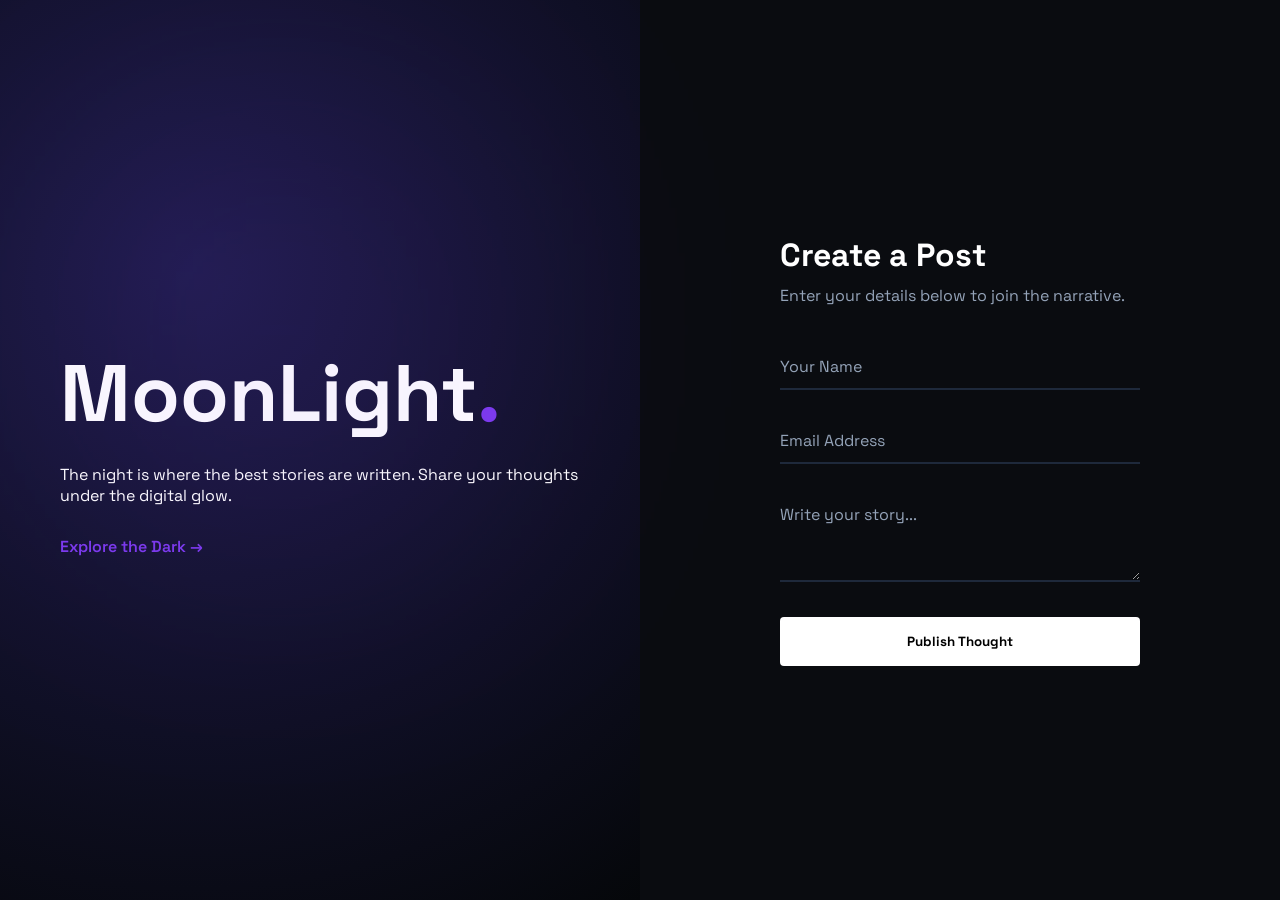
<file: index.html>
<!DOCTYPE html>
<html lang="en">
<head>
    <meta charset="UTF-8">
    <meta name="viewport" content="width=device-width, initial-scale=1.0">
    <title>MoonLight | Express Yourself</title>
    <link rel="stylesheet" href="style.css">
    <link href="https://fonts.googleapis.com/css2?family=Space+Grotesk:wght@300;500;700&display=swap" rel="stylesheet">
</head>
<body>

    <main class="split-screen">
        <section class="left-panel">
            <div class="visual-content">
                <div class="moon-glow"></div>
                <h1>MoonLight<span>.</span></h1>
                <p>The night is where the best stories are written. Share your thoughts under the digital glow.</p>
                <a href="hello.html" class="explore-link">Explore the Dark →</a>
            </div>
        </section>

        <section class="right-panel">
            <div class="form-wrapper">
                <div class="form-header">
                    <h2>Create a Post</h2>
                    <p>Enter your details below to join the narrative.</p>
                </div>

                <form action="submit.php" method="POST" class="modern-form">
                    <div class="floating-group">
                        <input type="text" id="name" name="name" placeholder=" " required>
                        <label for="name">Your Name</label>
                    </div>

                    <div class="floating-group">
                        <input type="email" id="email" name="email" placeholder=" " required>
                        <label for="email">Email Address</label>
                    </div>

                    <div class="floating-group">
                        <textarea id="message" name="message" rows="3" placeholder=" " required></textarea>
                        <label for="message">Write your story...</label>
                    </div>

                    <button type="submit" class="glow-button">
                        <span>Publish Thought</span>
                        <div class="button-glow"></div>
                    </button>
                </form>
            </div>
        </section>
    </main>

</body>
</html>
</file>
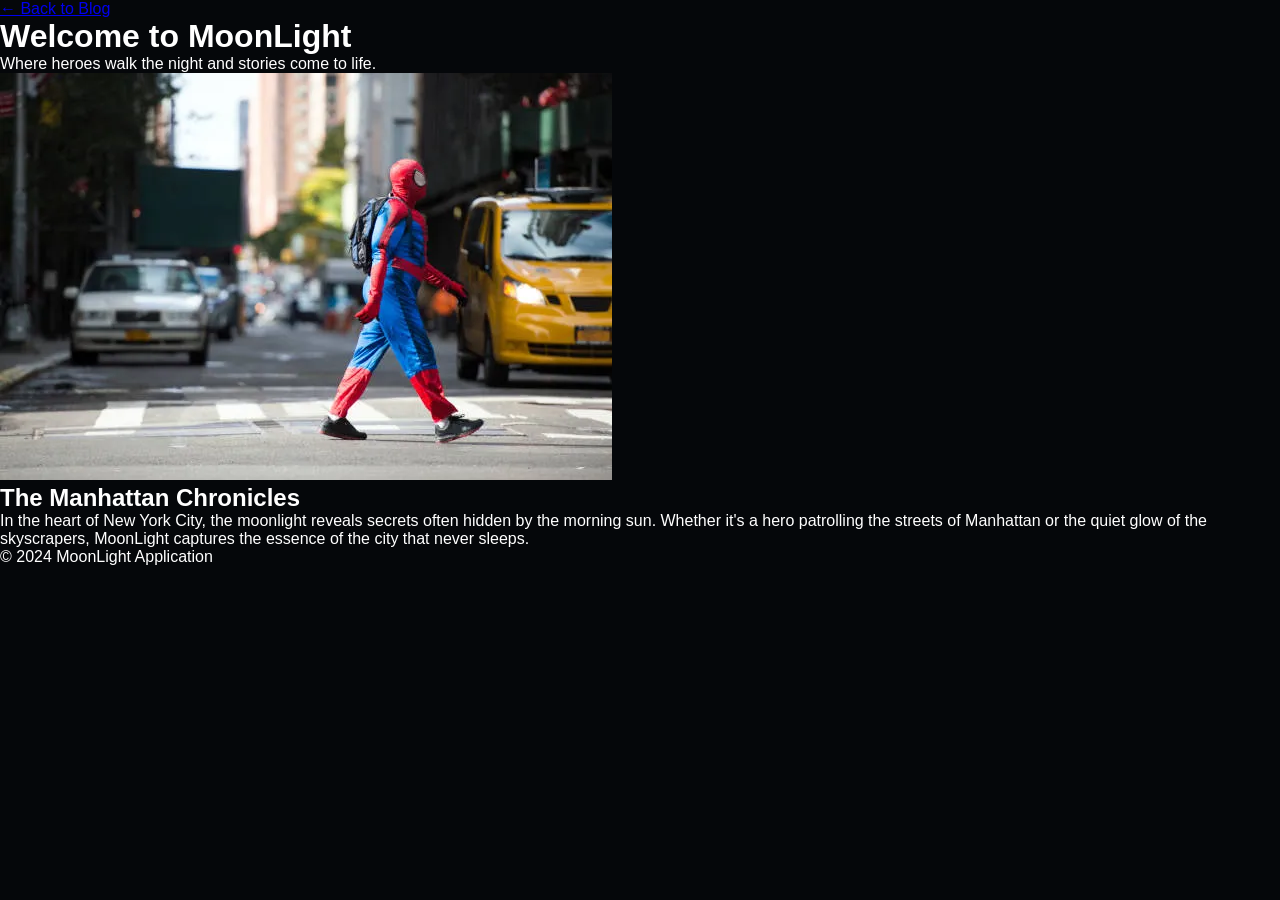
<file: hello.html>
<!DOCTYPE html>
<html lang="en">
<head>
    <meta charset="UTF-8">
    <meta name="viewport" content="width=device-width, initial-scale=1.0">
    <title>MoonLight | Exploration</title>
    <link rel="stylesheet" href="style.css">
    <link href="https://fonts.googleapis.com/css2?family=Inter:wght@400;600;700&display=swap" rel="stylesheet">
</head>
<body class="moonlight-theme">

    <div class="content-card">
        <nav class="top-nav">
            <a href="index.html" class="back-btn">← Back to Blog</a>
        </nav>

        <header class="hero-section">
            <h1>Welcome to <span class="highlight">MoonLight</span></h1>
            <p class="subtitle">Where heroes walk the night and stories come to life.</p>
        </header>

        <div class="image-container">
            <img src="a-man-wearing-a-spiderman-costume-is-walking-through-the-streets-of-manhattan-in-new-york-city.webp" 
                 alt="Spiderman in Manhattan" 
                 class="featured-img">
            <div class="image-overlay"></div>
        </div>

        <article class="info-text">
            <h2>The Manhattan Chronicles</h2>
            <p>
                In the heart of New York City, the moonlight reveals secrets often hidden by the morning sun. 
                Whether it's a hero patrolling the streets of Manhattan or the quiet glow of the skyscrapers, 
                MoonLight captures the essence of the city that never sleeps.
            </p>
        </article>

        <footer class="page-footer">
            <p>© 2024 MoonLight Application</p>
        </footer>
    </div>

</body>
</html>
</file>
<file: style.css>
:root {
    --bg-dark: #05070a;
    --accent: #7c3aed;
    --accent-glow: rgba(124, 58, 237, 0.5);
    --text-dim: #94a3b8;
    --glass: rgba(255, 255, 255, 0.03);
}

* {
    margin: 0;
    padding: 0;
    box-sizing: border-box;
    font-family: 'Space Grotesk', sans-serif;
}

body {
    background-color: var(--bg-dark);
    color: #fff;
    overflow-x: hidden;
}

/* Split Screen Layout */
.split-screen {
    display: grid;
    grid-template-columns: 1fr 1fr;
    min-height: 100vh;
}

@media (max-width: 900px) {
    .split-screen { grid-template-columns: 1fr; }
    .left-panel { display: none; }
}

/* Left Panel Styling */
.left-panel {
    background: radial-gradient(circle at 30% 30%, #1e1b4b 0%, #05070a 100%);
    display: flex;
    align-items: center;
    justify-content: center;
    padding: 60px;
    position: relative;
}

.moon-glow {
    position: absolute;
    width: 300px;
    height: 300px;
    background: var(--accent);
    filter: blur(150px);
    opacity: 0.2;
    top: 20%;
    left: 20%;
}

.visual-content h1 {
    font-size: 5rem;
    font-weight: 700;
    margin-bottom: 20px;
}

.visual-content h1 span { color: var(--accent); }

.explore-link {
    display: inline-block;
    margin-top: 30px;
    color: var(--accent);
    text-decoration: none;
    font-weight: 600;
    border-bottom: 2px solid transparent;
    transition: 0.3s;
}

.explore-link:hover { border-color: var(--accent); letter-spacing: 1px; }

/* Right Panel / Form Styling */
.right-panel {
    display: flex;
    align-items: center;
    justify-content: center;
    background: #0a0c10;
}

.form-wrapper {
    width: 100%;
    max-width: 400px;
    padding: 20px;
}

.form-header h2 { font-size: 2rem; margin-bottom: 10px; }
.form-header p { color: var(--text-dim); margin-bottom: 40px; }

/* Floating Labels Logic */
.floating-group {
    position: relative;
    margin-bottom: 30px;
}

.floating-group input, .floating-group textarea {
    width: 100%;
    background: transparent;
    border: none;
    border-bottom: 2px solid #1e293b;
    padding: 10px 0;
    color: #fff;
    font-size: 1.1rem;
    outline: none;
    transition: 0.3s;
}

.floating-group label {
    position: absolute;
    left: 0;
    top: 10px;
    color: var(--text-dim);
    pointer-events: none;
    transition: 0.3s;
}

.floating-group input:focus ~ label,
.floating-group input:not(:placeholder-shown) ~ label,
.floating-group textarea:focus ~ label,
.floating-group textarea:not(:placeholder-shown) ~ label {
    top: -18px;
    font-size: 0.8rem;
    color: var(--accent);
}

.floating-group input:focus, .floating-group textarea:focus {
    border-color: var(--accent);
}

/* Unique Button */
.glow-button {
    width: 100%;
    padding: 16px;
    background: #fff;
    color: #000;
    border: none;
    border-radius: 4px;
    font-weight: 700;
    cursor: pointer;
    position: relative;
    overflow: hidden;
    transition: 0.3s;
}

.glow-button:hover {
    background: var(--accent);
    color: #fff;
    box-shadow: 0 0 30px var(--accent-glow);
}
</file>
